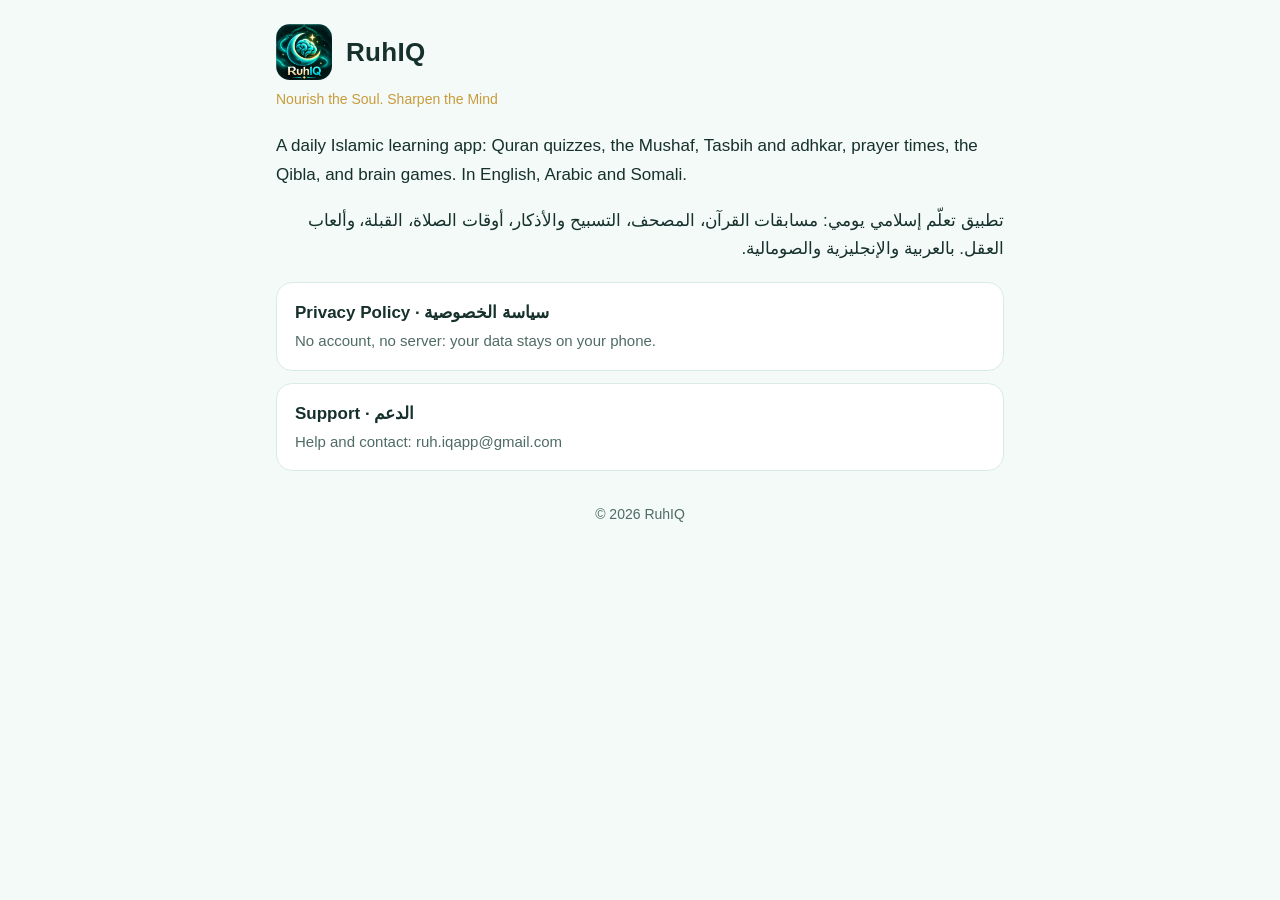
<file: index.html>
<!doctype html>
<html lang="en">
<head>
<meta charset="utf-8">
<meta name="viewport" content="width=device-width, initial-scale=1">
<title>RuhIQ</title>
<meta name="description" content="RuhIQ: a daily Islamic learning app. Nourish the Soul. Sharpen the Mind.">
<link rel="icon" href="icon.png">
<link rel="stylesheet" href="style.css">
</head>
<body>
<div class="wrap">
  <header>
    <img src="icon.png" alt="RuhIQ">
    <span class="brand">RuhIQ</span>
  </header>
  <p class="tag">Nourish the Soul. Sharpen the Mind</p>
  <p>A daily Islamic learning app: Quran quizzes, the Mushaf, Tasbih and adhkar, prayer times, the Qibla, and brain games. In English, Arabic and Somali.</p>
  <p dir="rtl" lang="ar" style="text-align:right">تطبيق تعلّم إسلامي يومي: مسابقات القرآن، المصحف، التسبيح والأذكار، أوقات الصلاة، القبلة، وألعاب العقل. بالعربية والإنجليزية والصومالية.</p>
  <div class="links">
    <a href="privacy.html">Privacy Policy · سياسة الخصوصية<span>No account, no server: your data stays on your phone.</span></a>
    <a href="support.html">Support · الدعم<span>Help and contact: ruh.iqapp@gmail.com</span></a>
  </div>
  <footer>© 2026 RuhIQ</footer>
</div>
</body>
</html>
</file>
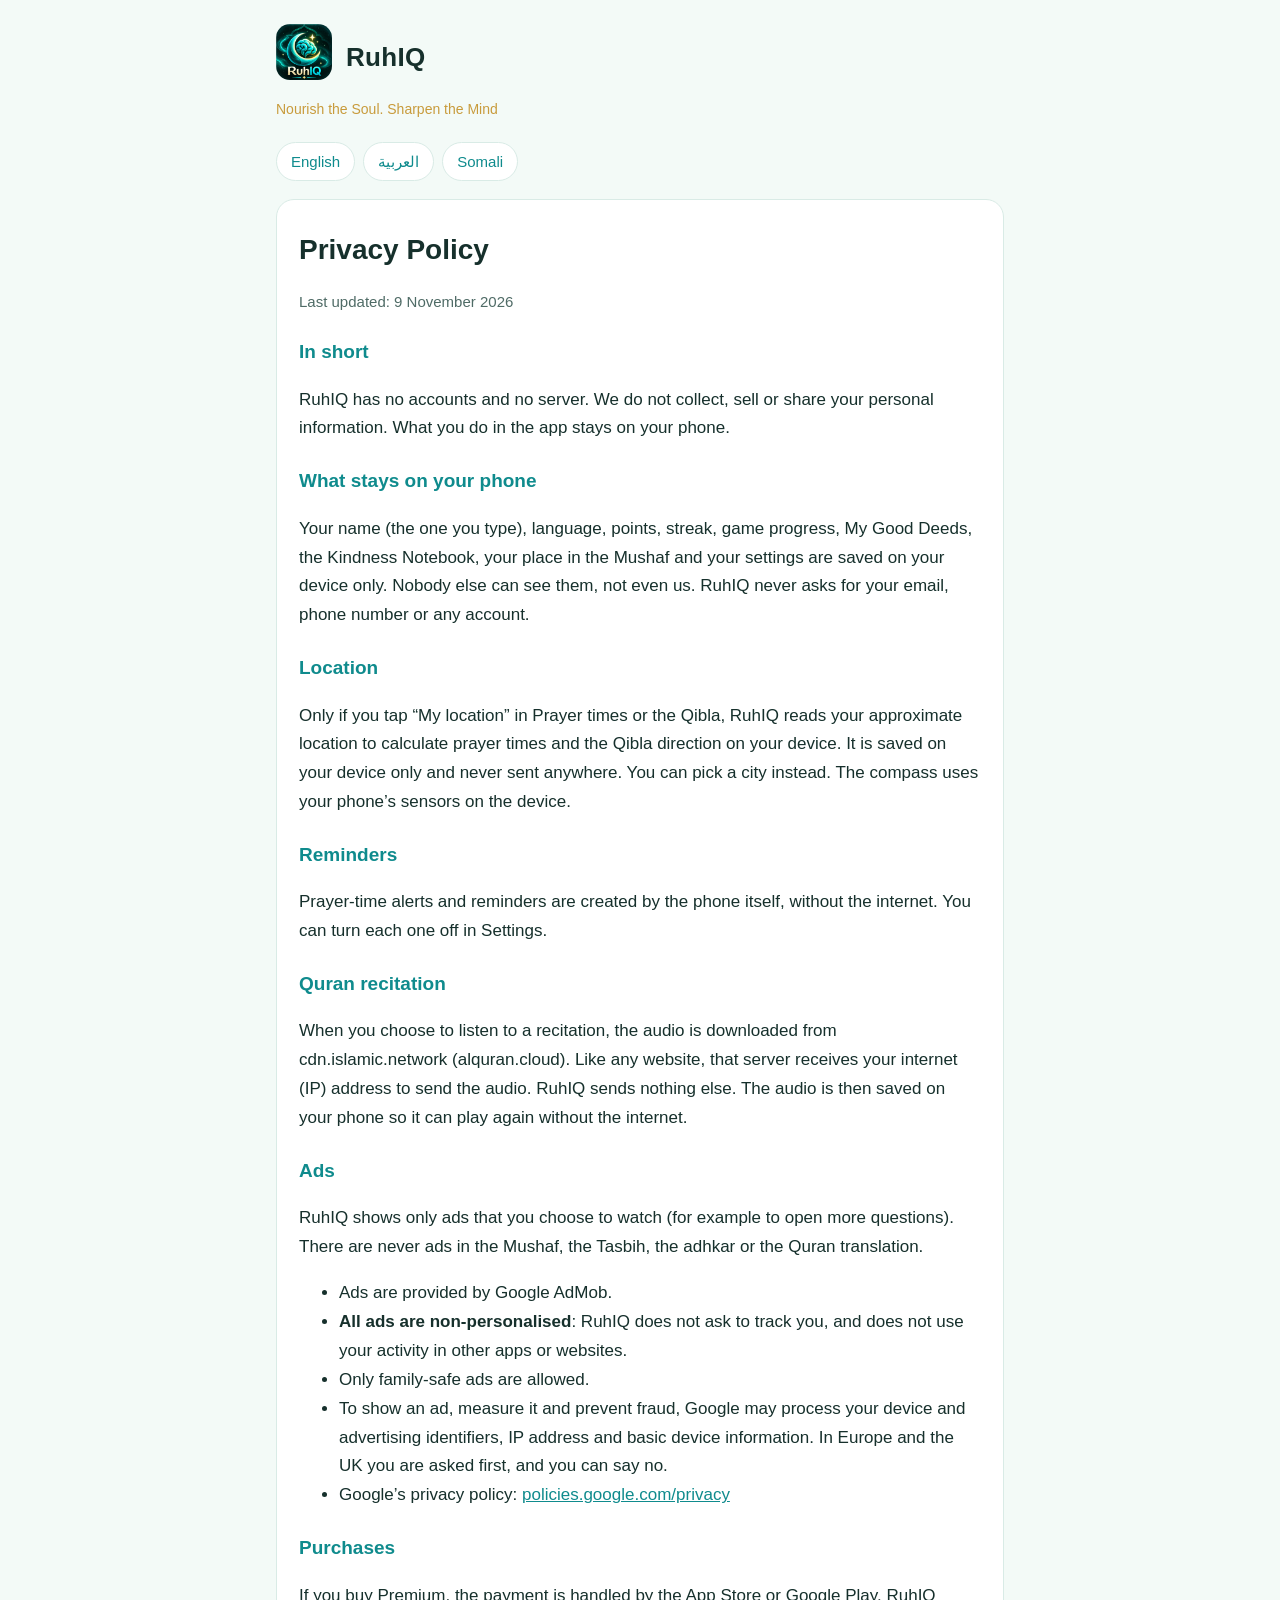
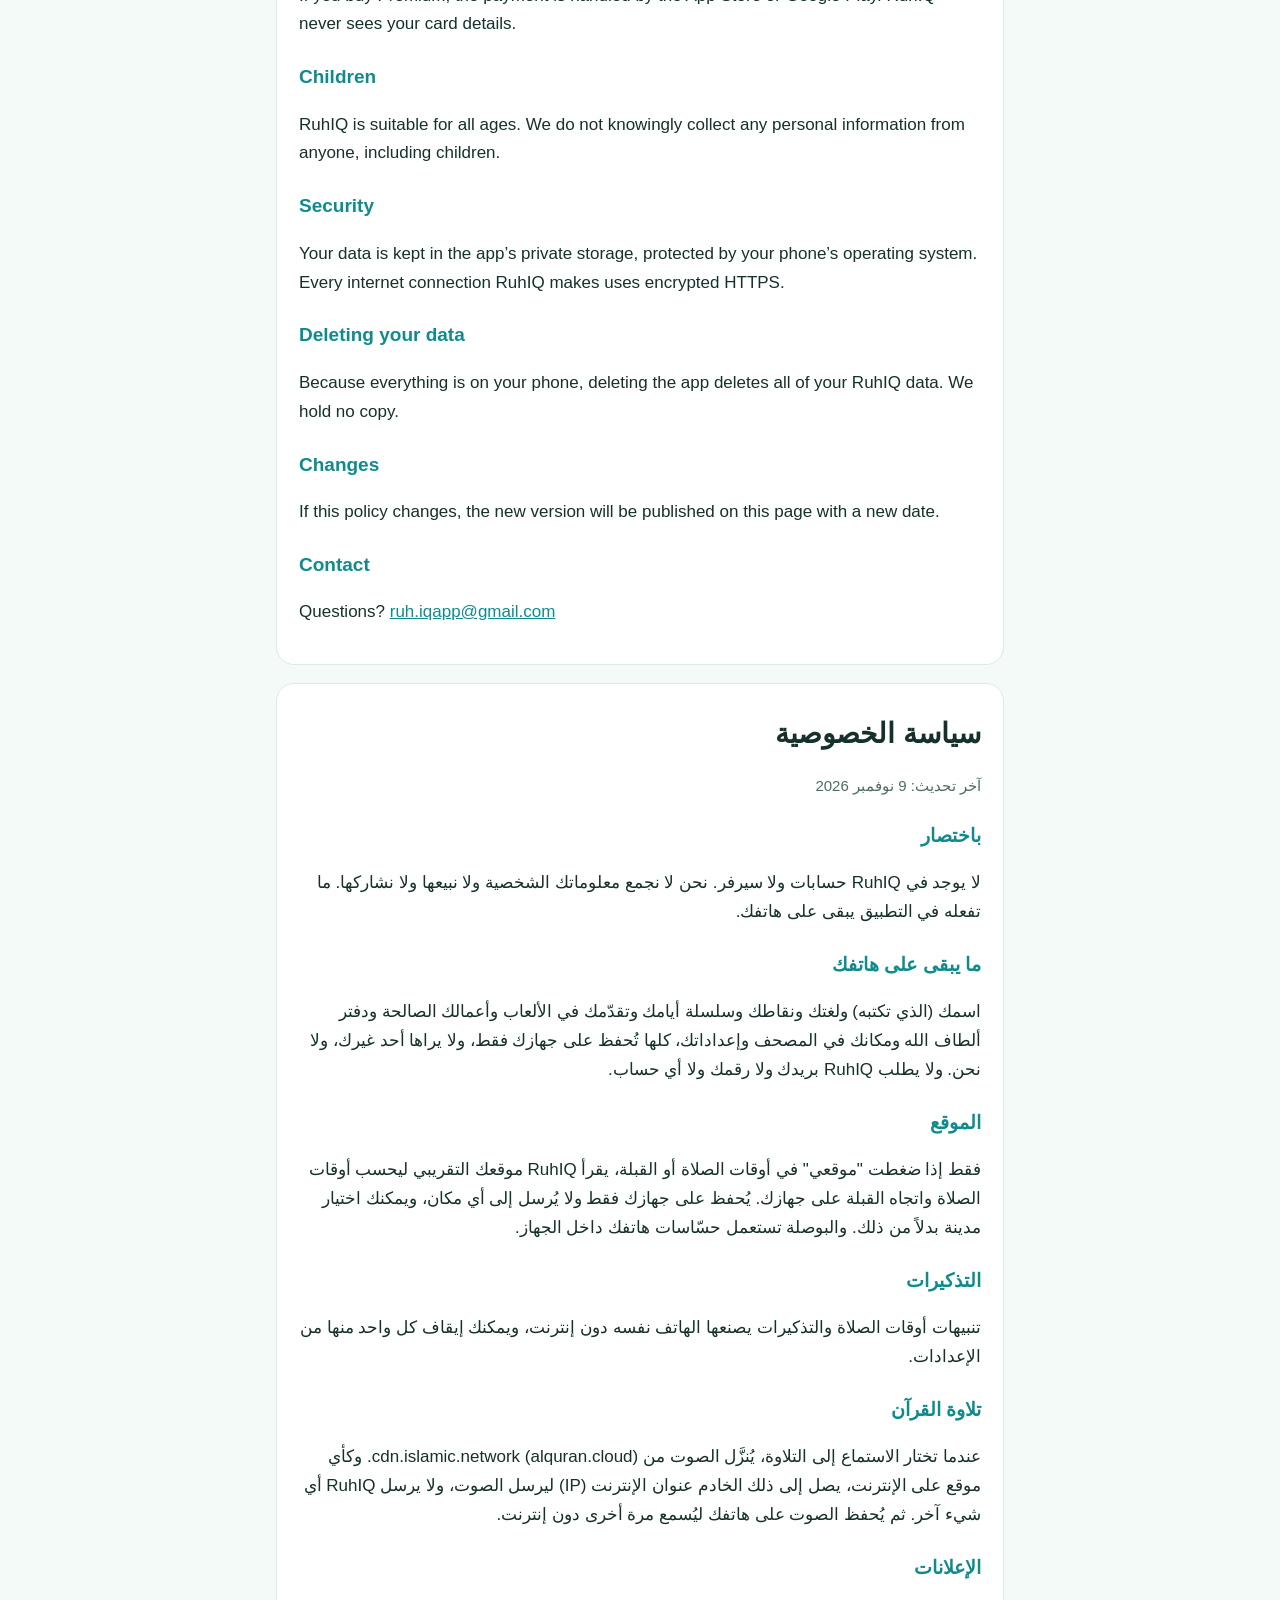
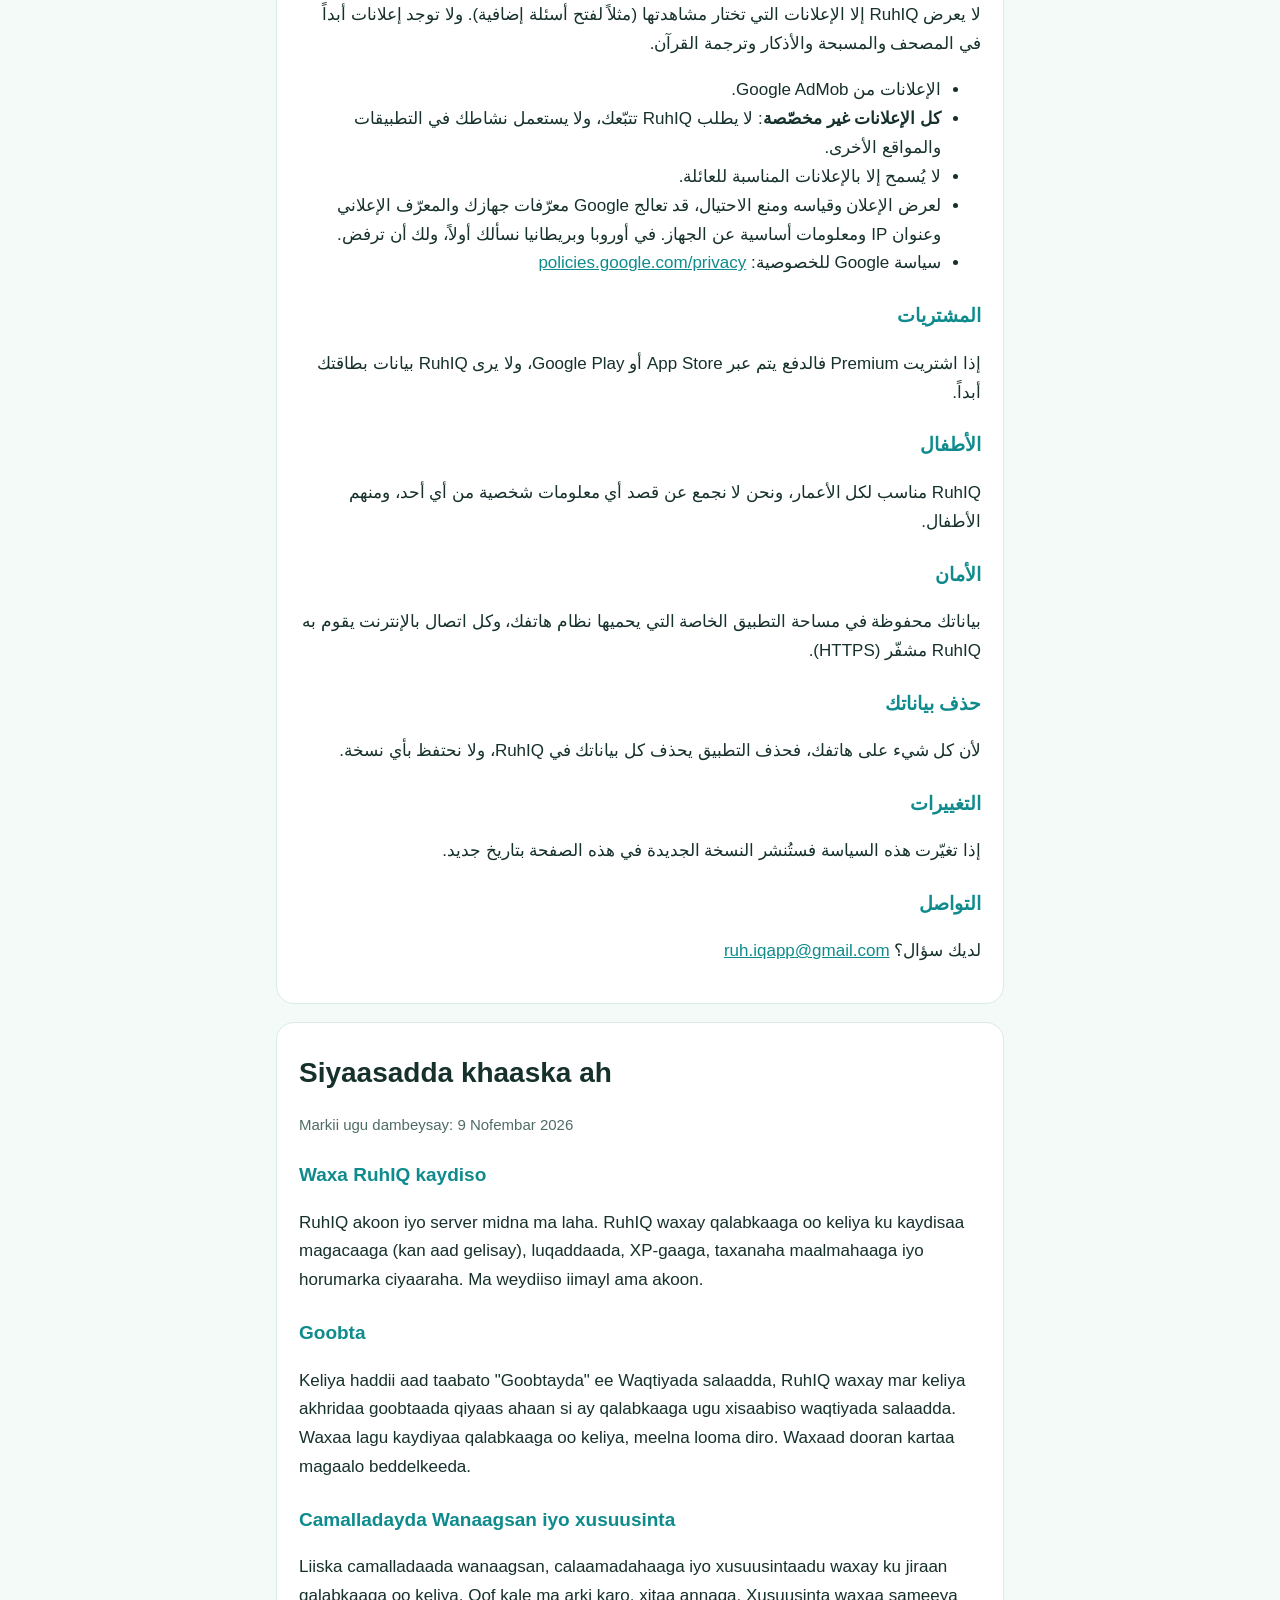
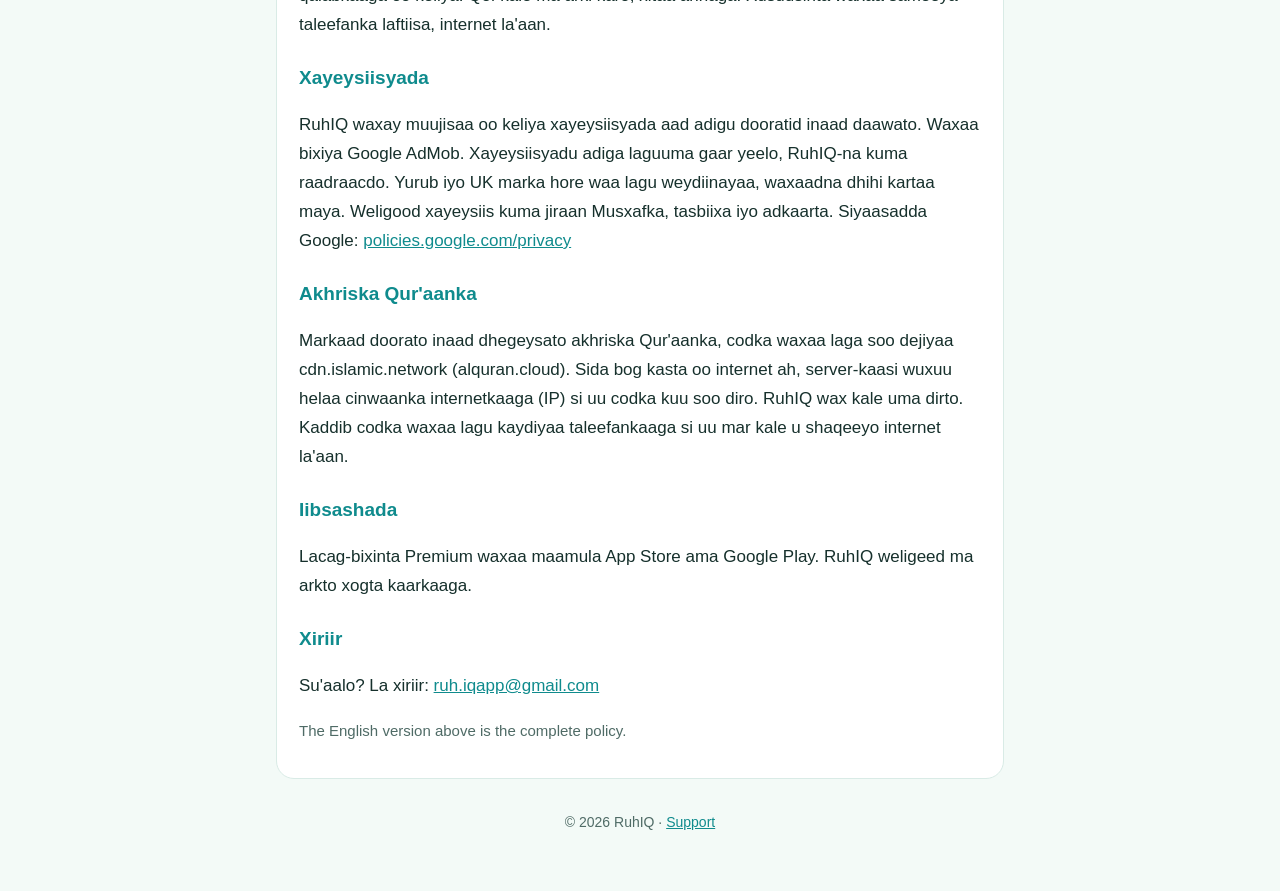
<file: privacy.html>
<!doctype html>
<html lang="en">
<head>
<meta charset="utf-8">
<meta name="viewport" content="width=device-width, initial-scale=1">
<title>RuhIQ Privacy Policy</title>
<meta name="description" content="RuhIQ privacy policy: no account, no server, your data stays on your phone.">
<link rel="icon" href="icon.png">
<link rel="stylesheet" href="style.css">
</head>
<body>
<div class="wrap">
  <header>
    <a href="./"><img src="icon.png" alt="RuhIQ"></a>
    <a href="./" class="brand">RuhIQ</a>
  </header>
  <p class="tag">Nourish the Soul. Sharpen the Mind</p>

  <nav class="langs">
    <a href="#en">English</a>
    <a href="#ar">العربية</a>
    <a href="#so">Somali</a>
  </nav>

  <!-- ================= ENGLISH ================= -->
  <section class="lang" id="en" lang="en">
    <h1>Privacy Policy</h1>
    <p class="muted">Last updated: 9 November 2026</p>

    <h2>In short</h2>
    <p>RuhIQ has no accounts and no server. We do not collect, sell or share your personal information. What you do in the app stays on your phone.</p>

    <h2>What stays on your phone</h2>
    <p>Your name (the one you type), language, points, streak, game progress, My Good Deeds, the Kindness Notebook, your place in the Mushaf and your settings are saved on your device only. Nobody else can see them, not even us. RuhIQ never asks for your email, phone number or any account.</p>

    <h2>Location</h2>
    <p>Only if you tap “My location” in Prayer times or the Qibla, RuhIQ reads your approximate location to calculate prayer times and the Qibla direction on your device. It is saved on your device only and never sent anywhere. You can pick a city instead. The compass uses your phone’s sensors on the device.</p>

    <h2>Reminders</h2>
    <p>Prayer-time alerts and reminders are created by the phone itself, without the internet. You can turn each one off in Settings.</p>

    <h2>Quran recitation</h2>
    <p>When you choose to listen to a recitation, the audio is downloaded from cdn.islamic.network (alquran.cloud). Like any website, that server receives your internet (IP) address to send the audio. RuhIQ sends nothing else. The audio is then saved on your phone so it can play again without the internet.</p>

    <h2>Ads</h2>
    <p>RuhIQ shows only ads that you choose to watch (for example to open more questions). There are never ads in the Mushaf, the Tasbih, the adhkar or the Quran translation.</p>
    <ul>
      <li>Ads are provided by Google AdMob.</li>
      <li><strong>All ads are non-personalised</strong>: RuhIQ does not ask to track you, and does not use your activity in other apps or websites.</li>
      <li>Only family-safe ads are allowed.</li>
      <li>To show an ad, measure it and prevent fraud, Google may process your device and advertising identifiers, IP address and basic device information. In Europe and the UK you are asked first, and you can say no.</li>
      <li>Google’s privacy policy: <a href="https://policies.google.com/privacy">policies.google.com/privacy</a></li>
    </ul>

    <h2>Purchases</h2>
    <p>If you buy Premium, the payment is handled by the App Store or Google Play. RuhIQ never sees your card details.</p>

    <h2>Children</h2>
    <p>RuhIQ is suitable for all ages. We do not knowingly collect any personal information from anyone, including children.</p>

    <h2>Security</h2>
    <p>Your data is kept in the app’s private storage, protected by your phone’s operating system. Every internet connection RuhIQ makes uses encrypted HTTPS.</p>

    <h2>Deleting your data</h2>
    <p>Because everything is on your phone, deleting the app deletes all of your RuhIQ data. We hold no copy.</p>

    <h2>Changes</h2>
    <p>If this policy changes, the new version will be published on this page with a new date.</p>

    <h2>Contact</h2>
    <p>Questions? <a href="mailto:ruh.iqapp@gmail.com">ruh.iqapp@gmail.com</a></p>
  </section>

  <!-- ================= ARABIC ================= -->
  <section class="lang" id="ar" lang="ar" dir="rtl">
    <h1>سياسة الخصوصية</h1>
    <p class="muted">آخر تحديث: 9 نوفمبر 2026</p>

    <h2>باختصار</h2>
    <p>لا يوجد في RuhIQ حسابات ولا سيرفر. نحن لا نجمع معلوماتك الشخصية ولا نبيعها ولا نشاركها. ما تفعله في التطبيق يبقى على هاتفك.</p>

    <h2>ما يبقى على هاتفك</h2>
    <p>اسمك (الذي تكتبه) ولغتك ونقاطك وسلسلة أيامك وتقدّمك في الألعاب وأعمالك الصالحة ودفتر ألطاف الله ومكانك في المصحف وإعداداتك، كلها تُحفظ على جهازك فقط، ولا يراها أحد غيرك، ولا نحن. ولا يطلب RuhIQ بريدك ولا رقمك ولا أي حساب.</p>

    <h2>الموقع</h2>
    <p>فقط إذا ضغطت "موقعي" في أوقات الصلاة أو القبلة، يقرأ RuhIQ موقعك التقريبي ليحسب أوقات الصلاة واتجاه القبلة على جهازك. يُحفظ على جهازك فقط ولا يُرسل إلى أي مكان، ويمكنك اختيار مدينة بدلاً من ذلك. والبوصلة تستعمل حسّاسات هاتفك داخل الجهاز.</p>

    <h2>التذكيرات</h2>
    <p>تنبيهات أوقات الصلاة والتذكيرات يصنعها الهاتف نفسه دون إنترنت، ويمكنك إيقاف كل واحد منها من الإعدادات.</p>

    <h2>تلاوة القرآن</h2>
    <p>عندما تختار الاستماع إلى التلاوة، يُنزَّل الصوت من cdn.islamic.network (alquran.cloud). وكأي موقع على الإنترنت، يصل إلى ذلك الخادم عنوان الإنترنت (IP) ليرسل الصوت، ولا يرسل RuhIQ أي شيء آخر. ثم يُحفظ الصوت على هاتفك ليُسمع مرة أخرى دون إنترنت.</p>

    <h2>الإعلانات</h2>
    <p>لا يعرض RuhIQ إلا الإعلانات التي تختار مشاهدتها (مثلاً لفتح أسئلة إضافية). ولا توجد إعلانات أبداً في المصحف والمسبحة والأذكار وترجمة القرآن.</p>
    <ul>
      <li>الإعلانات من Google AdMob.</li>
      <li><strong>كل الإعلانات غير مخصّصة</strong>: لا يطلب RuhIQ تتبّعك، ولا يستعمل نشاطك في التطبيقات والمواقع الأخرى.</li>
      <li>لا يُسمح إلا بالإعلانات المناسبة للعائلة.</li>
      <li>لعرض الإعلان وقياسه ومنع الاحتيال، قد تعالج Google معرّفات جهازك والمعرّف الإعلاني وعنوان IP ومعلومات أساسية عن الجهاز. في أوروبا وبريطانيا نسألك أولاً، ولك أن ترفض.</li>
      <li>سياسة Google للخصوصية: <a href="https://policies.google.com/privacy">policies.google.com/privacy</a></li>
    </ul>

    <h2>المشتريات</h2>
    <p>إذا اشتريت Premium فالدفع يتم عبر App Store أو Google Play، ولا يرى RuhIQ بيانات بطاقتك أبداً.</p>

    <h2>الأطفال</h2>
    <p>RuhIQ مناسب لكل الأعمار، ونحن لا نجمع عن قصد أي معلومات شخصية من أي أحد، ومنهم الأطفال.</p>

    <h2>الأمان</h2>
    <p>بياناتك محفوظة في مساحة التطبيق الخاصة التي يحميها نظام هاتفك، وكل اتصال بالإنترنت يقوم به RuhIQ مشفّر (HTTPS).</p>

    <h2>حذف بياناتك</h2>
    <p>لأن كل شيء على هاتفك، فحذف التطبيق يحذف كل بياناتك في RuhIQ، ولا نحتفظ بأي نسخة.</p>

    <h2>التغييرات</h2>
    <p>إذا تغيّرت هذه السياسة فستُنشر النسخة الجديدة في هذه الصفحة بتاريخ جديد.</p>

    <h2>التواصل</h2>
    <p>لديك سؤال؟ <a href="mailto:ruh.iqapp@gmail.com">ruh.iqapp@gmail.com</a></p>
  </section>

  <!-- ================= SOMALI (needs her review) ================= -->
  <section class="lang" id="so" lang="so">
    <h1>Siyaasadda khaaska ah</h1>
    <p class="muted">Markii ugu dambeysay: 9 Nofembar 2026</p>

    <h2>Waxa RuhIQ kaydiso</h2>
    <p>RuhIQ akoon iyo server midna ma laha. RuhIQ waxay qalabkaaga oo keliya ku kaydisaa magacaaga (kan aad gelisay), luqaddaada, XP-gaaga, taxanaha maalmahaaga iyo horumarka ciyaaraha. Ma weydiiso iimayl ama akoon.</p>

    <h2>Goobta</h2>
    <p>Keliya haddii aad taabato "Goobtayda" ee Waqtiyada salaadda, RuhIQ waxay mar keliya akhridaa goobtaada qiyaas ahaan si ay qalabkaaga ugu xisaabiso waqtiyada salaadda. Waxaa lagu kaydiyaa qalabkaaga oo keliya, meelna looma diro. Waxaad dooran kartaa magaalo beddelkeeda.</p>

    <h2>Camalladayda Wanaagsan iyo xusuusinta</h2>
    <p>Liiska camalladaada wanaagsan, calaamadahaaga iyo xusuusintaadu waxay ku jiraan qalabkaaga oo keliya. Qof kale ma arki karo, xitaa annaga. Xusuusinta waxaa sameeya taleefanka laftiisa, internet la'aan.</p>

    <h2>Xayeysiisyada</h2>
    <p>RuhIQ waxay muujisaa oo keliya xayeysiisyada aad adigu dooratid inaad daawato. Waxaa bixiya Google AdMob. Xayeysiisyadu adiga laguuma gaar yeelo, RuhIQ-na kuma raadraacdo. Yurub iyo UK marka hore waa lagu weydiinayaa, waxaadna dhihi kartaa maya. Weligood xayeysiis kuma jiraan Musxafka, tasbiixa iyo adkaarta. Siyaasadda Google: <a href="https://policies.google.com/privacy">policies.google.com/privacy</a></p>

    <h2>Akhriska Qur'aanka</h2>
    <p>Markaad doorato inaad dhegeysato akhriska Qur'aanka, codka waxaa laga soo dejiyaa cdn.islamic.network (alquran.cloud). Sida bog kasta oo internet ah, server-kaasi wuxuu helaa cinwaanka internetkaaga (IP) si uu codka kuu soo diro. RuhIQ wax kale uma dirto. Kaddib codka waxaa lagu kaydiyaa taleefankaaga si uu mar kale u shaqeeyo internet la'aan.</p>

    <h2>Iibsashada</h2>
    <p>Lacag-bixinta Premium waxaa maamula App Store ama Google Play. RuhIQ weligeed ma arkto xogta kaarkaaga.</p>

    <h2>Xiriir</h2>
    <p>Su'aalo? La xiriir: <a href="mailto:ruh.iqapp@gmail.com">ruh.iqapp@gmail.com</a></p>
    <p class="muted">The English version above is the complete policy.</p>
  </section>

  <footer>© 2026 RuhIQ · <a href="support.html">Support</a></footer>
</div>
</body>
</html>
</file>
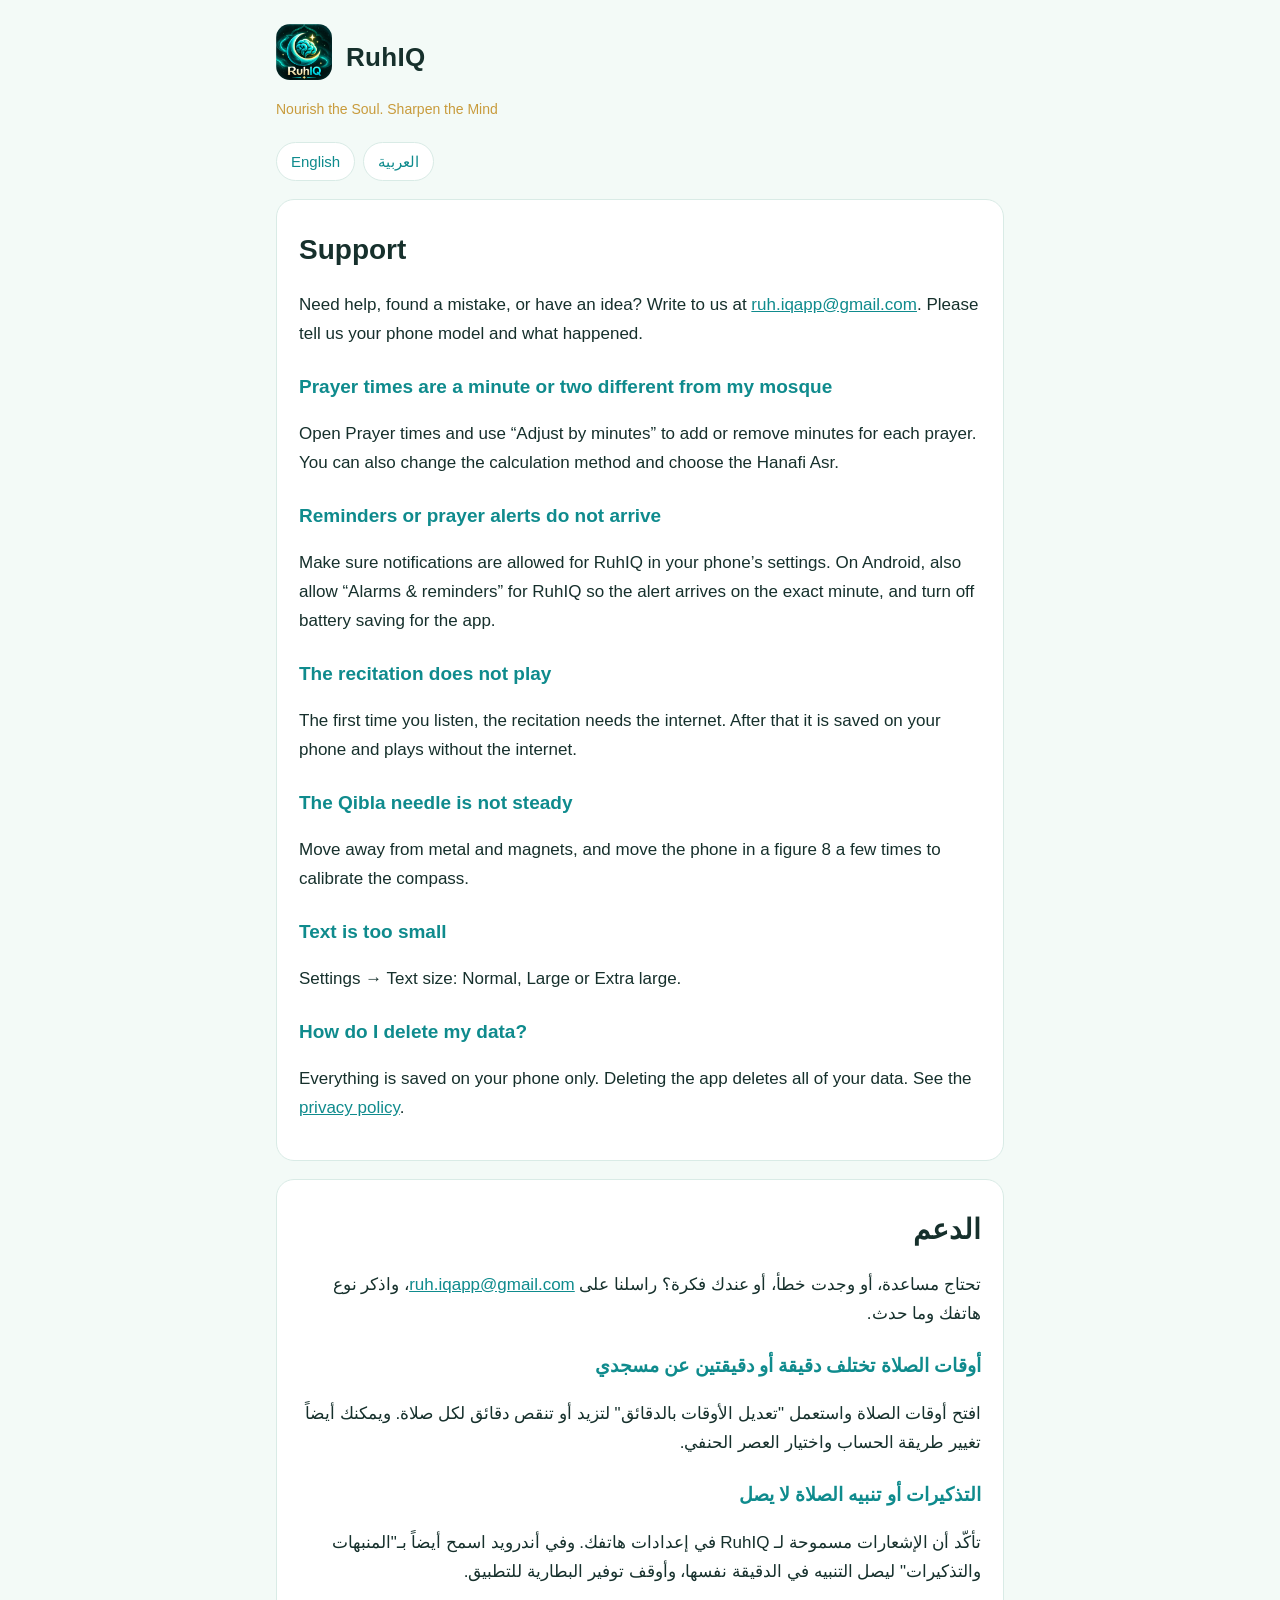
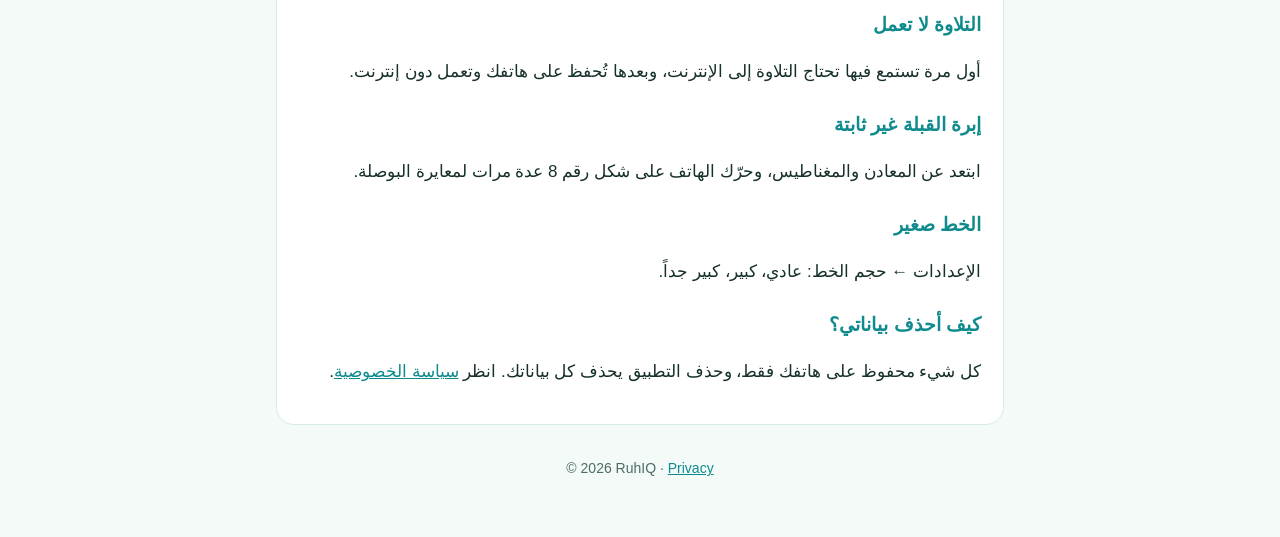
<file: support.html>
<!doctype html>
<html lang="en">
<head>
<meta charset="utf-8">
<meta name="viewport" content="width=device-width, initial-scale=1">
<title>RuhIQ Support</title>
<meta name="description" content="Help and contact for the RuhIQ app.">
<link rel="icon" href="icon.png">
<link rel="stylesheet" href="style.css">
</head>
<body>
<div class="wrap">
  <header>
    <a href="./"><img src="icon.png" alt="RuhIQ"></a>
    <a href="./" class="brand">RuhIQ</a>
  </header>
  <p class="tag">Nourish the Soul. Sharpen the Mind</p>

  <nav class="langs">
    <a href="#en">English</a>
    <a href="#ar">العربية</a>
  </nav>

  <section class="lang" id="en" lang="en">
    <h1>Support</h1>
    <p>Need help, found a mistake, or have an idea? Write to us at
      <a href="mailto:ruh.iqapp@gmail.com">ruh.iqapp@gmail.com</a>. Please tell us your phone model and what happened.</p>

    <h2>Prayer times are a minute or two different from my mosque</h2>
    <p>Open Prayer times and use “Adjust by minutes” to add or remove minutes for each prayer. You can also change the calculation method and choose the Hanafi Asr.</p>

    <h2>Reminders or prayer alerts do not arrive</h2>
    <p>Make sure notifications are allowed for RuhIQ in your phone’s settings. On Android, also allow “Alarms &amp; reminders” for RuhIQ so the alert arrives on the exact minute, and turn off battery saving for the app.</p>

    <h2>The recitation does not play</h2>
    <p>The first time you listen, the recitation needs the internet. After that it is saved on your phone and plays without the internet.</p>

    <h2>The Qibla needle is not steady</h2>
    <p>Move away from metal and magnets, and move the phone in a figure 8 a few times to calibrate the compass.</p>

    <h2>Text is too small</h2>
    <p>Settings → Text size: Normal, Large or Extra large.</p>

    <h2>How do I delete my data?</h2>
    <p>Everything is saved on your phone only. Deleting the app deletes all of your data. See the <a href="privacy.html">privacy policy</a>.</p>
  </section>

  <section class="lang" id="ar" lang="ar" dir="rtl">
    <h1>الدعم</h1>
    <p>تحتاج مساعدة، أو وجدت خطأ، أو عندك فكرة؟ راسلنا على
      <a href="mailto:ruh.iqapp@gmail.com">ruh.iqapp@gmail.com</a>، واذكر نوع هاتفك وما حدث.</p>

    <h2>أوقات الصلاة تختلف دقيقة أو دقيقتين عن مسجدي</h2>
    <p>افتح أوقات الصلاة واستعمل "تعديل الأوقات بالدقائق" لتزيد أو تنقص دقائق لكل صلاة. ويمكنك أيضاً تغيير طريقة الحساب واختيار العصر الحنفي.</p>

    <h2>التذكيرات أو تنبيه الصلاة لا يصل</h2>
    <p>تأكّد أن الإشعارات مسموحة لـ RuhIQ في إعدادات هاتفك. وفي أندرويد اسمح أيضاً بـ"المنبهات والتذكيرات" ليصل التنبيه في الدقيقة نفسها، وأوقف توفير البطارية للتطبيق.</p>

    <h2>التلاوة لا تعمل</h2>
    <p>أول مرة تستمع فيها تحتاج التلاوة إلى الإنترنت، وبعدها تُحفظ على هاتفك وتعمل دون إنترنت.</p>

    <h2>إبرة القبلة غير ثابتة</h2>
    <p>ابتعد عن المعادن والمغناطيس، وحرّك الهاتف على شكل رقم 8 عدة مرات لمعايرة البوصلة.</p>

    <h2>الخط صغير</h2>
    <p>الإعدادات ← حجم الخط: عادي، كبير، كبير جداً.</p>

    <h2>كيف أحذف بياناتي؟</h2>
    <p>كل شيء محفوظ على هاتفك فقط، وحذف التطبيق يحذف كل بياناتك. انظر <a href="privacy.html">سياسة الخصوصية</a>.</p>
  </section>

  <footer>© 2026 RuhIQ · <a href="privacy.html">Privacy</a></footer>
</div>
</body>
</html>
</file>
<file: style.css>
:root {
  --bg: #f3faf7;
  --card: #ffffff;
  --text: #16302c;
  --muted: #4f6b66;
  --teal: #0f8b8d;
  --gold: #c89b3c;
  --line: #d9ebe6;
}
@media (prefers-color-scheme: dark) {
  :root {
    --bg: #0d1b2a;
    --card: #142638;
    --text: #e8f1ef;
    --muted: #a9bdc0;
    --teal: #3cc3c4;
    --gold: #e3bc63;
    --line: #22384d;
  }
}
* { box-sizing: border-box; }
html { -webkit-text-size-adjust: 100%; }
body {
  margin: 0;
  background: var(--bg);
  color: var(--text);
  font: 17px/1.7 -apple-system, BlinkMacSystemFont, "Segoe UI", Roboto, "Noto Sans Arabic", Tahoma, sans-serif;
}
.wrap { max-width: 760px; margin: 0 auto; padding: 24px 16px 56px; }
header { display: flex; align-items: center; gap: 14px; margin-bottom: 8px; }
header img { width: 56px; height: 56px; border-radius: 14px; }
header a { color: inherit; text-decoration: none; }
.brand { font-size: 26px; font-weight: 700; letter-spacing: .3px; }
.tag { color: var(--gold); font-size: 14px; margin: 0 0 20px; }
nav.langs { display: flex; gap: 8px; flex-wrap: wrap; margin: 16px 0 8px; }
nav.langs a {
  border: 1px solid var(--line); background: var(--card); color: var(--teal);
  padding: 6px 14px; border-radius: 999px; text-decoration: none; font-size: 15px;
}
section.lang { background: var(--card); border: 1px solid var(--line); border-radius: 18px; padding: 8px 22px 20px; margin: 18px 0; }
section.lang[dir="rtl"] { text-align: right; }
h1 { font-size: 28px; margin: 18px 0 6px; }
h2 { font-size: 19px; color: var(--teal); margin: 22px 0 4px; }
p, li { color: var(--text); }
.muted { color: var(--muted); font-size: 15px; }
a { color: var(--teal); }
.links { display: grid; gap: 12px; margin-top: 18px; }
.links a {
  display: block; background: var(--card); border: 1px solid var(--line); border-radius: 16px;
  padding: 16px 18px; text-decoration: none; color: var(--text); font-weight: 600;
}
.links a span { display: block; color: var(--muted); font-weight: 400; font-size: 15px; }
footer { margin-top: 32px; color: var(--muted); font-size: 14px; text-align: center; }
</file>
